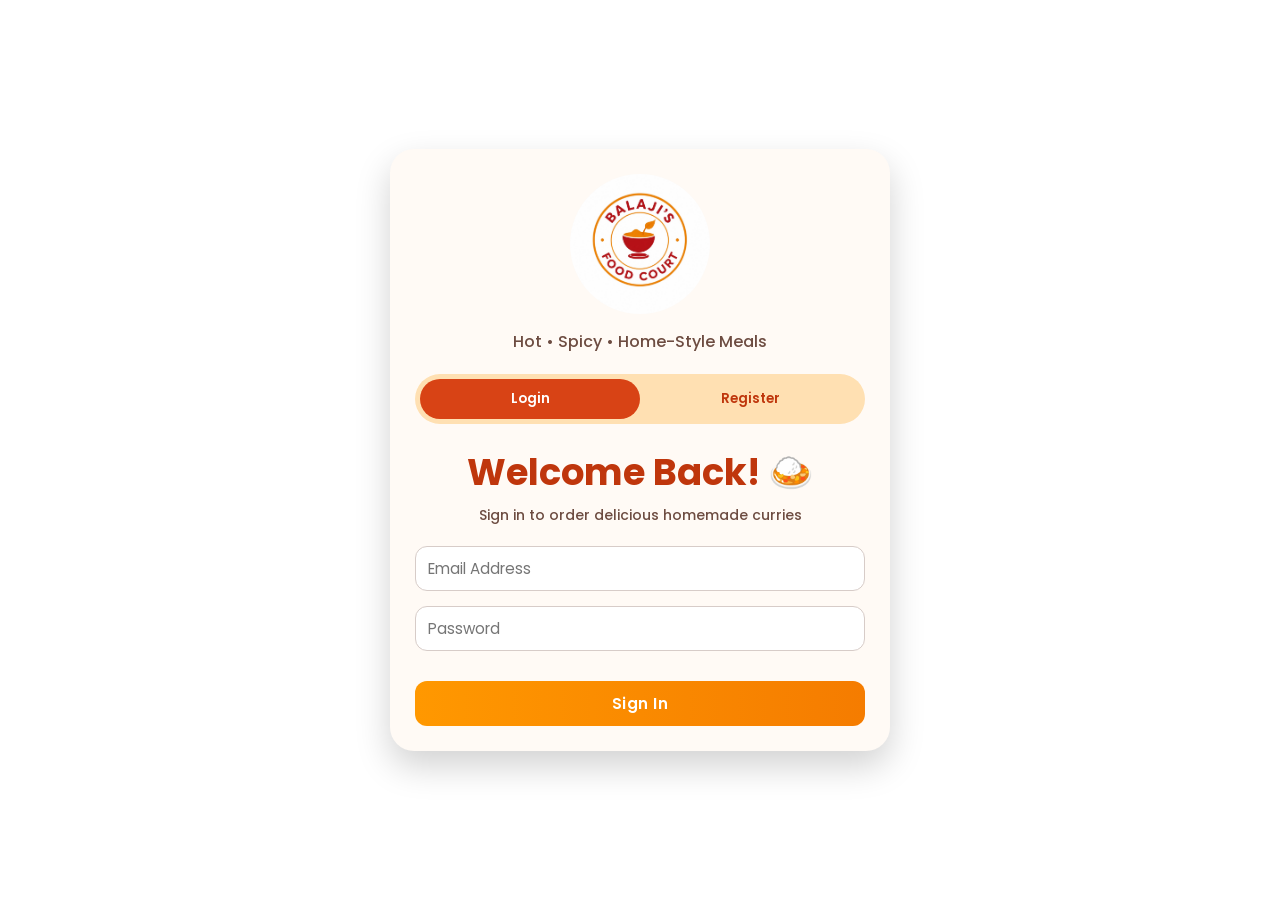
<file: web project/Balaji's Food Court/index.html>
<!doctype html>
<html lang="en">
  <head>
    <meta charset="UTF-8" />
    <meta name="viewport" content="width=device-width, initial-scale=1.0" />
    <title>Balaji's Food Court </title>
    <link rel="stylesheet" href="styles.css" />
    <link rel="shortcut icon" href="./assets/images/LogoTitle.jpeg " type="image/x-icon" />
  </head>
  <body>
    <section id="card">
      <aside id="card_one">
        <img src="./assets/images/LogoTitle.jpeg" alt="logo" />
        <p>Hot • Spicy • Home-Style Meals</p>
      </aside>

      <aside id="card_two">
        <div id="btn_container">
          <button class="login_btn active">Login</button>
          <button class="register_btn">Register</button>
        </div>
      </aside>

      <aside id="card_three" class="form active">
        <h1>Welcome Back! 🍛</h1>
        <p>Sign in to order delicious homemade curries</p>
        <form id="login_form">
          <input type="email" placeholder="Email Address" class="login_inputs" id="loginEmail">
          <input type="password" placeholder="Password" class="login_inputs" id="loginPassword">
          <p id="loginErrorInfo"></p>
          <input type="submit" value="Sign In" id="sign_up_btn">
        </form>
      </aside>

      <aside id="card_four" class="form hidden">
        <h1>Join Balaji's Food Court </h1>
        <p>Create your account & enjoy home-style curries</p>
        <form id="register_form" autocomplete="on">
          <input type="text" placeholder="Full Name" class="login_inputs" id="regName">
          <input type="email" placeholder="Email Address" class="login_inputs" id="regEmail">
          <input type="password" placeholder="Password" class="login_inputs" id="regPassword">
          <input type="password" placeholder="Confirm Password" class="login_inputs" id="regConfirmPassword">
          <p id="regErrorInfo"></p>
          <input type="submit" value="Create Account" id="create_acc_btn" />
        </form>
      </aside>
    </section>

    <script src="./script.js"></script>
  </body>
</html>
</file>
<file: web project/Balaji's Food Court/styles.css>
@import url("https://fonts.googleapis.com/css2?family=Poppins:wght@300;400;500;600;700&display=swap");

* {
  margin: 0;
  padding: 0;
  box-sizing: border-box;
  font-family: "Poppins", sans-serif;
}

body {
  min-height: 100vh;
  background-image: linear-gradient(rgba(0, 0, 0, 0.498)),
    url("./assets/images/heroBackgroun.png");
  background-size: cover;
  background-position: center;
  display: grid;
  place-items: center;
  padding: 20px;
}

#card {
  width: 100%;
  max-width: 500px;
  background: #fffaf5;
  border-radius: 1.5rem;
  box-shadow: 0 15px 35px rgba(0, 0, 0, 0.18);
  display: flex;
  flex-direction: column;
  padding: 25px;
}

#card_one {
  text-align: center;
  margin-bottom: 20px;
}

#card_one > img {
  width: clamp(90px, 25vw, 140px);
  height: auto;
  border-radius: 50%;
}

#card_one > p {
  margin-top: 0.5rem;
  color: #6d4c41;
  font-weight: 500;
}

#card_two {
  margin-bottom: 20px;
}

#btn_container {
  width: 100%;
  background-color: #ffe0b2;
  border-radius: 100px;
  display: flex;
  padding: 5px;
}

#btn_container > button {
  flex: 1;
  padding: 10px 0;
  border-radius: 100px;
  border: none;
  font-weight: 600;
  cursor: pointer;
  transition: all 0.3s ease;
}

.login_btn.active {
  background-color: #d84315;
  color: white;
}

.register_btn {
  background-color: transparent;
  color: #bf360c;
}

#btn_container > button:hover {
  transform: scale(1.05);
}

.form {
  display: flex;
  flex-direction: column;
  align-items: center;
}

.form > h1 {
  color: #bf360c;
  font-size: clamp(1.5rem, 5vw, 2.3rem);
  text-align: center;
  margin-bottom: 5px;
}

.form > p {
  color: #6d4c41;
  font-weight: 500;
  margin-bottom: 20px;
  text-align: center;
  font-size: 14px;
}

#login_form,
#register_form {
  width: 100%;
  display: flex;
  flex-direction: column;
  gap: 15px;
}

#login_form > input,
#register_form > input {
  width: 100%;
  min-height: 45px;
  border-radius: 0.75rem;
  font-size: 0.95rem;
}

.login_inputs {
  padding-left: 0.75rem;
  border: 1px solid #d7ccc8;
}

.login_inputs:focus {
  outline: none;
  border: 2px solid #ff9800;
}

#sign_up_btn,
#create_acc_btn {
  background: linear-gradient(90deg, #ff9800, #f57c00);
  border: none;
  color: white;
  font-weight: 600;
  letter-spacing: 0.5px;
  cursor: pointer;
  transition: all 0.3s ease;
}

#sign_up_btn:hover,
#create_acc_btn:hover {
  background: linear-gradient(90deg, #f57c00, #e65100);
  transform: translateY(-2px);
}

.hidden {
  display: none;
}

@media (max-width: 480px) {
  #card {
    padding: 20px;
  }

  #card_one > img {
    width: 80px;
  }

  .form > h1 {
    font-size: 1.4rem;
  }
}
</file>
